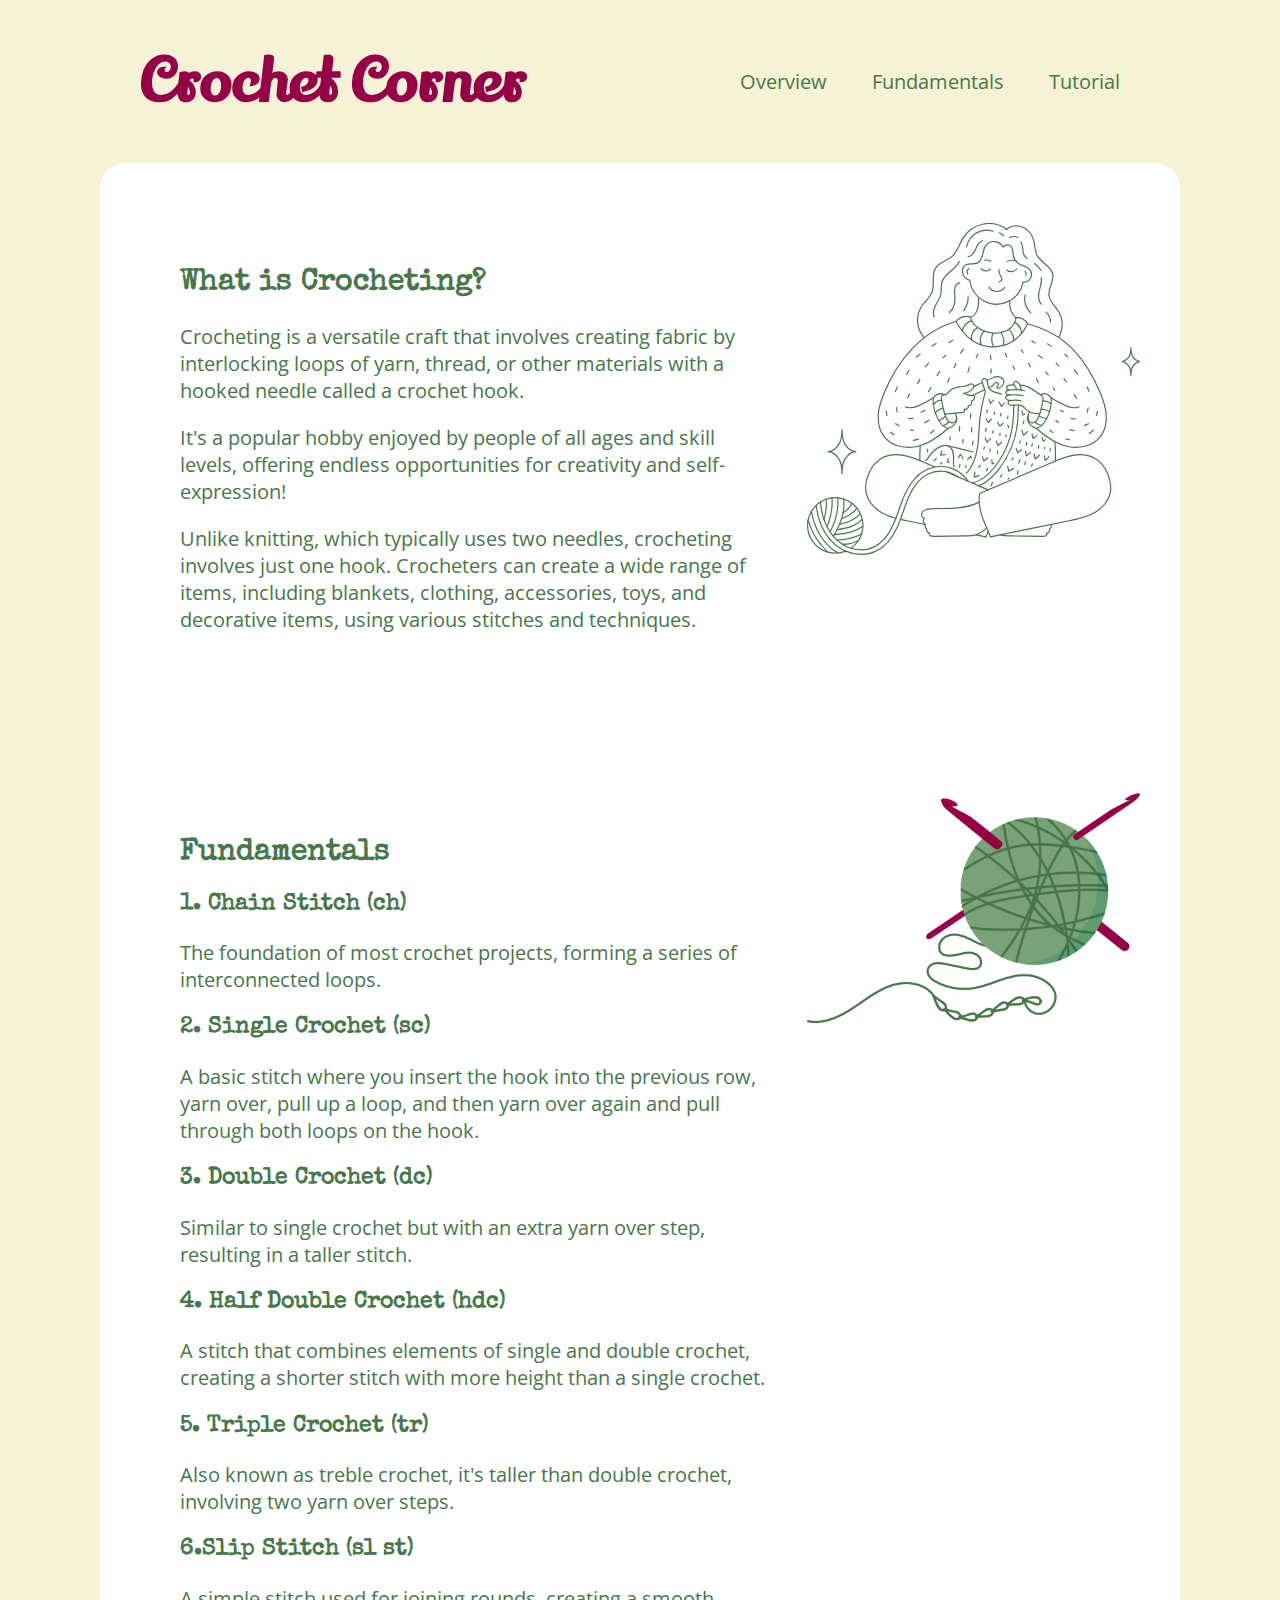
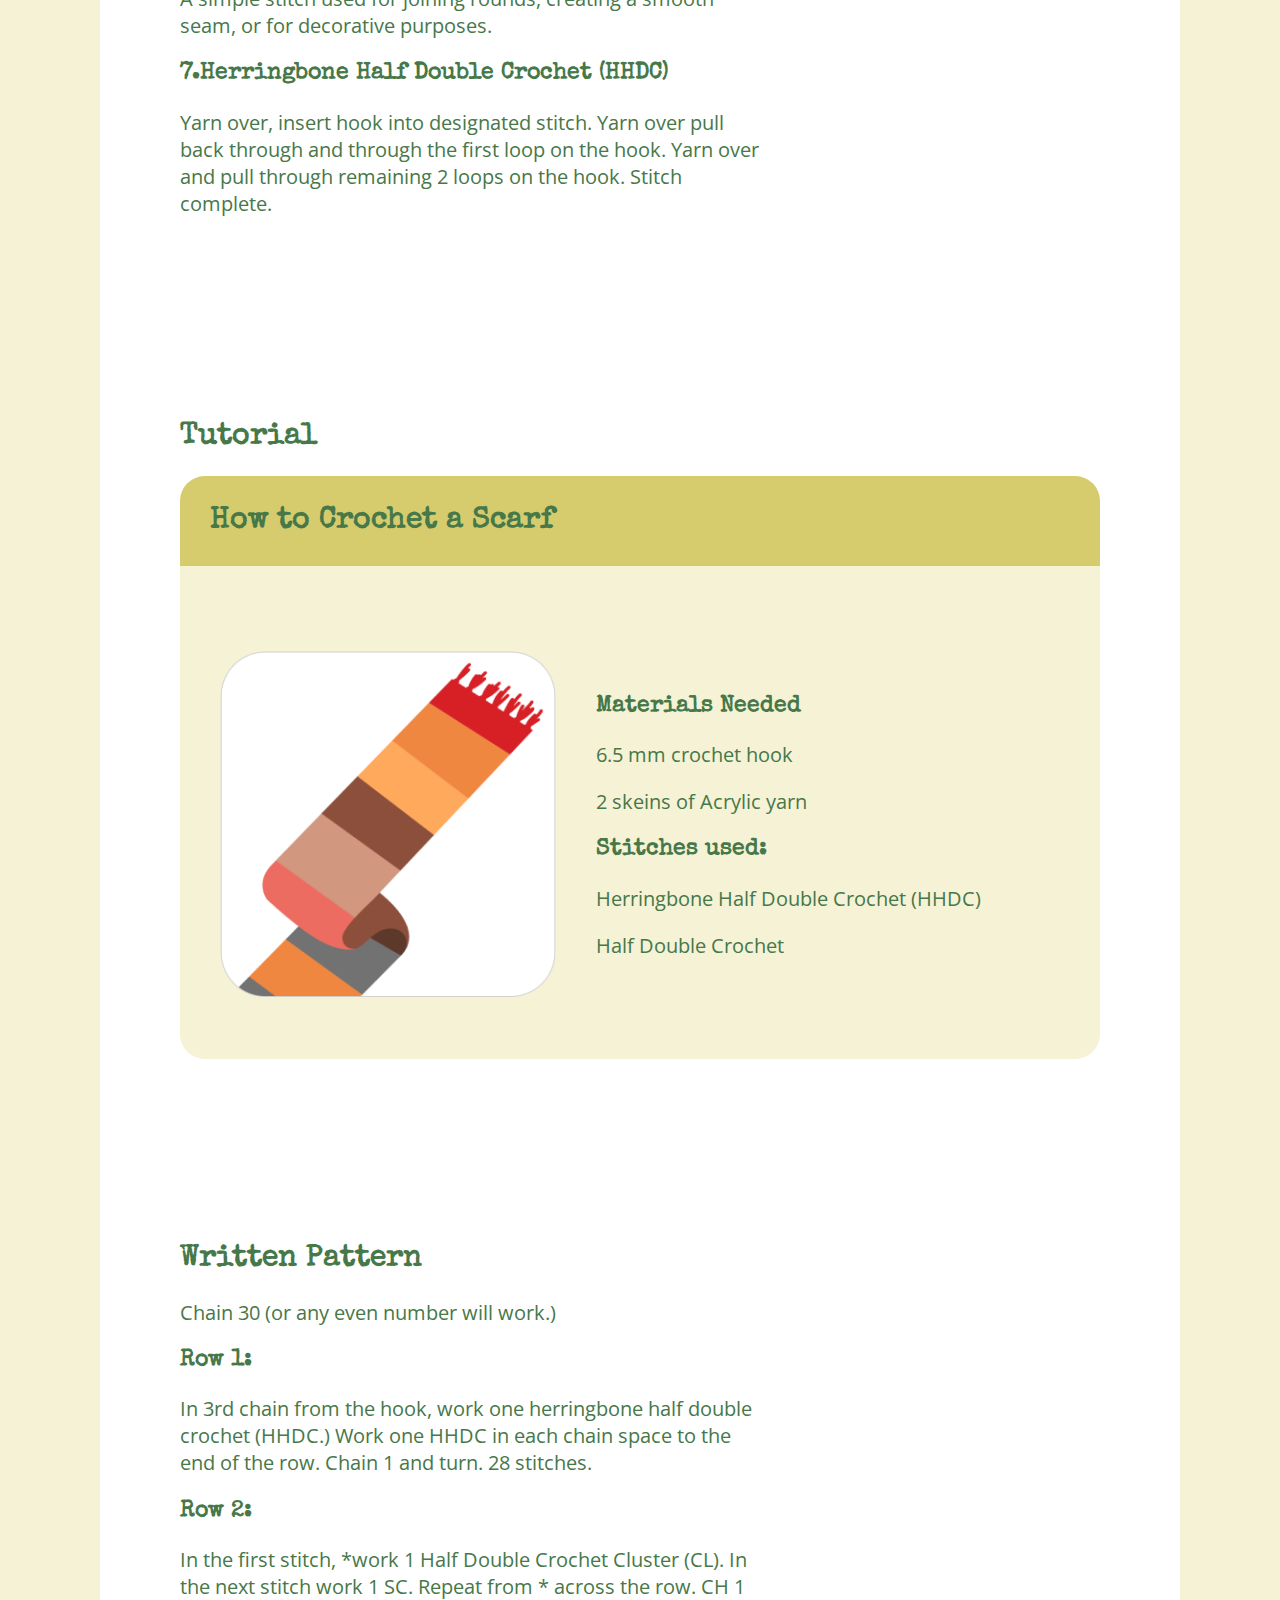
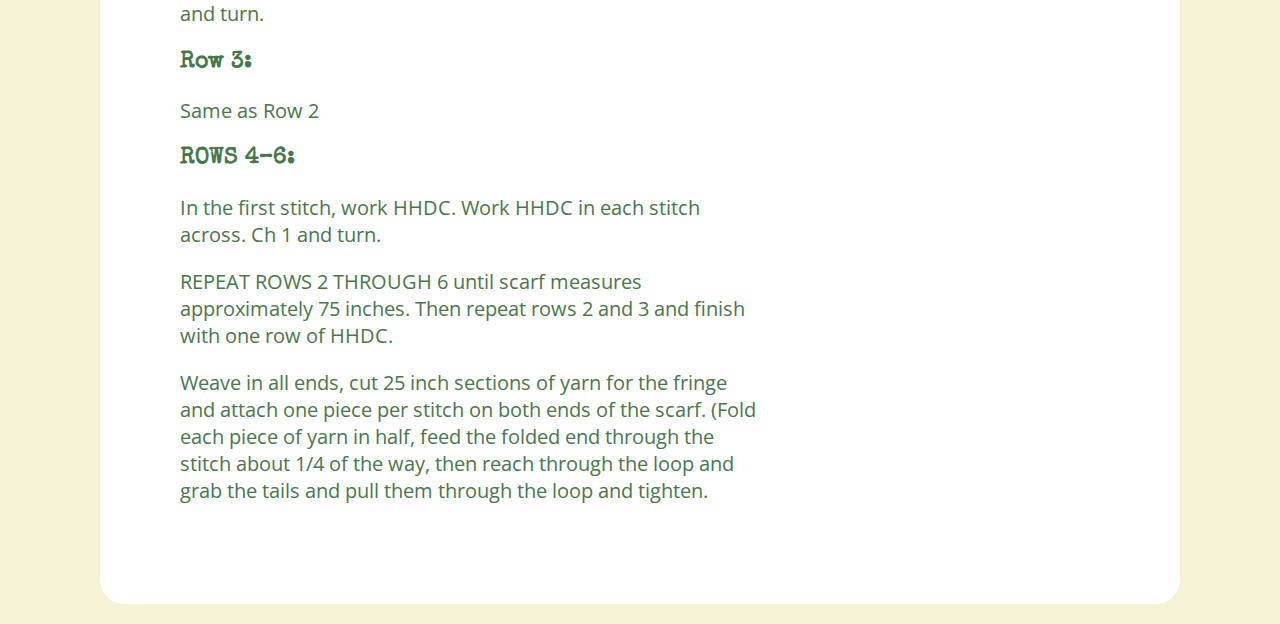
<file: index.html>
<!DOCTYPE html>
<html lang="en">
<head>
    <meta charset="UTF-8">
    <link rel="preconnect" href="https://fonts.googleapis.com">
<link rel="preconnect" href="https://fonts.gstatic.com" crossorigin>
<link href="https://fonts.googleapis.com/css2?family=Open+Sans:wdth,wght@75..100,300..800&display=swap" rel="stylesheet">
<link rel="stylesheet" href="css/project-2.css">
<link rel="preconnect" href="https://fonts.googleapis.com">
<link rel="preconnect" href="https://fonts.gstatic.com" crossorigin>
<link href="https://fonts.googleapis.com/css2?family=Lily+Script+One&display=swap" rel="stylesheet">
<link href="https://fonts.googleapis.com/css2?family=Lily+Script+One&family=Special+Elite&display=swap" rel="stylesheet">
    <meta name="viewport" content="width=device-width, initial-scale=1.0">
    <title>Crochet Corner</title>
</head>
<body>
    <div class="container">

        <div id="demo">

            <!-- Masthead -->
            <masthead>
                <h1>Crochet Corner</h1>
                <nav id="navbar">
                    <ul>
                        <li><a href="#section1">Overview</a></li>
                        <li><a href="#section2">Fundamentals</a></li>
                        <li><a href="#section3">Tutorial</a></li>
                    </ul>
                </nav>
            </masthead>
           
            <div id="content">
            <section id="section1">
                <div class="section">

                    <div class="description">
                        <h2>What is Crocheting?</h2>
                        <p>Crocheting is a versatile craft that involves creating fabric by interlocking loops of yarn, thread, or other materials with a hooked needle called a crochet hook.</p>
                        <p>It's a popular hobby enjoyed by people of all ages and skill levels, offering endless opportunities for creativity 
                            and self-expression!</p>
                            <p>Unlike knitting, which typically uses two needles, crocheting involves just one hook. Crocheters can create a wide range of items, including blankets, clothing, accessories, toys, and decorative items, using various stitches and techniques. </p>
                    </div>
                    <div class="media">
                        <img src="images/girl-crocheting copy.svg">
                    </div>
                </div>
            </section>

             <div id="content">
            <section id="section2">
                <div class="section">
                    <div class="description">
                    <div class="special-elite-regular"></div>
                        <h2>Fundamentals</h2>
                        <h3>1. Chain Stitch (ch)</h3>
                        <p>The foundation of most crochet projects, forming a series of interconnected loops.</p>
                        <h3>2. Single Crochet (sc) </h3>
                        <p>A basic stitch where you insert the hook into the previous row, yarn over, pull up a loop, and then yarn over again and pull through both loops on the hook.</p>
                        <h3>3. Double Crochet (dc) </h3>
                        <p>Similar to single crochet but with an extra yarn over step, resulting in a taller stitch.</p>
                        <h3>4. Half Double Crochet (hdc) </h3>
                        <p>A stitch that combines elements of single and double crochet, creating a shorter stitch with more height than a single crochet.</p>
                        <h3>5. Triple Crochet (tr) </h3>
                        <p>Also known as treble crochet, it's taller than double crochet, involving two yarn over steps.</p>
                        <h3>6.Slip Stitch (sl st) </h3>
                        <p>A simple stitch used for joining rounds, creating a smooth seam, or for decorative purposes.</p>
                        <h3>7.Herringbone Half Double Crochet (HHDC)</h3>
                        <p>Yarn over, insert hook into designated stitch. Yarn over pull back through and through the first loop on the hook. Yarn over and pull through remaining 2 loops on the hook. Stitch complete.</p>


                    </div>
                    <div class="media">
                        <img src="images/yarn.png">
                    </div>
                </div>
            </section>

            <section id="section3">
                <div id="content">
                <div class="tutorial-box-holder">
                    <h2>Tutorial</h2>
                    <div class="tutorial-box">
                        <h2>How to Crochet a Scarf</h2>
                        <div class="how-to">
                            <div class="media">
                                <img src="images/thumbnail.png">
                            </div>
                            <div class="description">
                                <h3>Materials Needed</h3>
                                <p>6.5 mm crochet hook</p>
                                <p>2 skeins of Acrylic yarn</p>
                                <h3>Stitches used:</h3>
                                <p>Herringbone Half Double Crochet (HHDC)</p>
                                <p>Half Double Crochet</p>
                            </div>
                        </div>
                        </div>
                    </div>
                </div>

            </div>
        </section>

        <div id="content">
        <div class="section">
        <section id="section2">
               <div class="description">
               <div class="special-elite-regular"></div>
                   <h2>Written Pattern</h2>
                   <p>Chain 30 (or any even number will work.)</p>
                   <h3>Row 1:</h3>
                   <p>In 3rd chain from the hook, work one herringbone half double crochet (HHDC.) Work one HHDC in each chain space to the end of the row. Chain 1 and turn. 28 stitches.</p>
                   <h3>Row 2: </h3>
                   <p>In the first stitch, *work 1 Half Double Crochet Cluster (CL). In the next stitch work 1 SC. Repeat from * across the row. CH 1 and turn. </p>
                   <h3>Row 3:</h3>
                   <p>Same as Row 2</p>
                   <h3>ROWS 4–6: </h3>
                   <p>In the first stitch, work HHDC. Work HHDC in each stitch across. Ch 1 and turn.</p>
                   <p>REPEAT ROWS 2 THROUGH 6 until scarf measures approximately 75 inches. Then repeat rows 2 and 3 and finish with one row of HHDC.</p>
                   <p>Weave in all ends, cut 25 inch sections of yarn for the fringe and attach one piece per stitch on both ends of the scarf. (Fold each piece of yarn in half, feed the folded end through the stitch about 1/4 of the way, then reach through the loop and grab the tails and pull them through the loop and tighten.</p>
               </div>
           </div>
        </section>
</section>

</body>
</html>
</file>
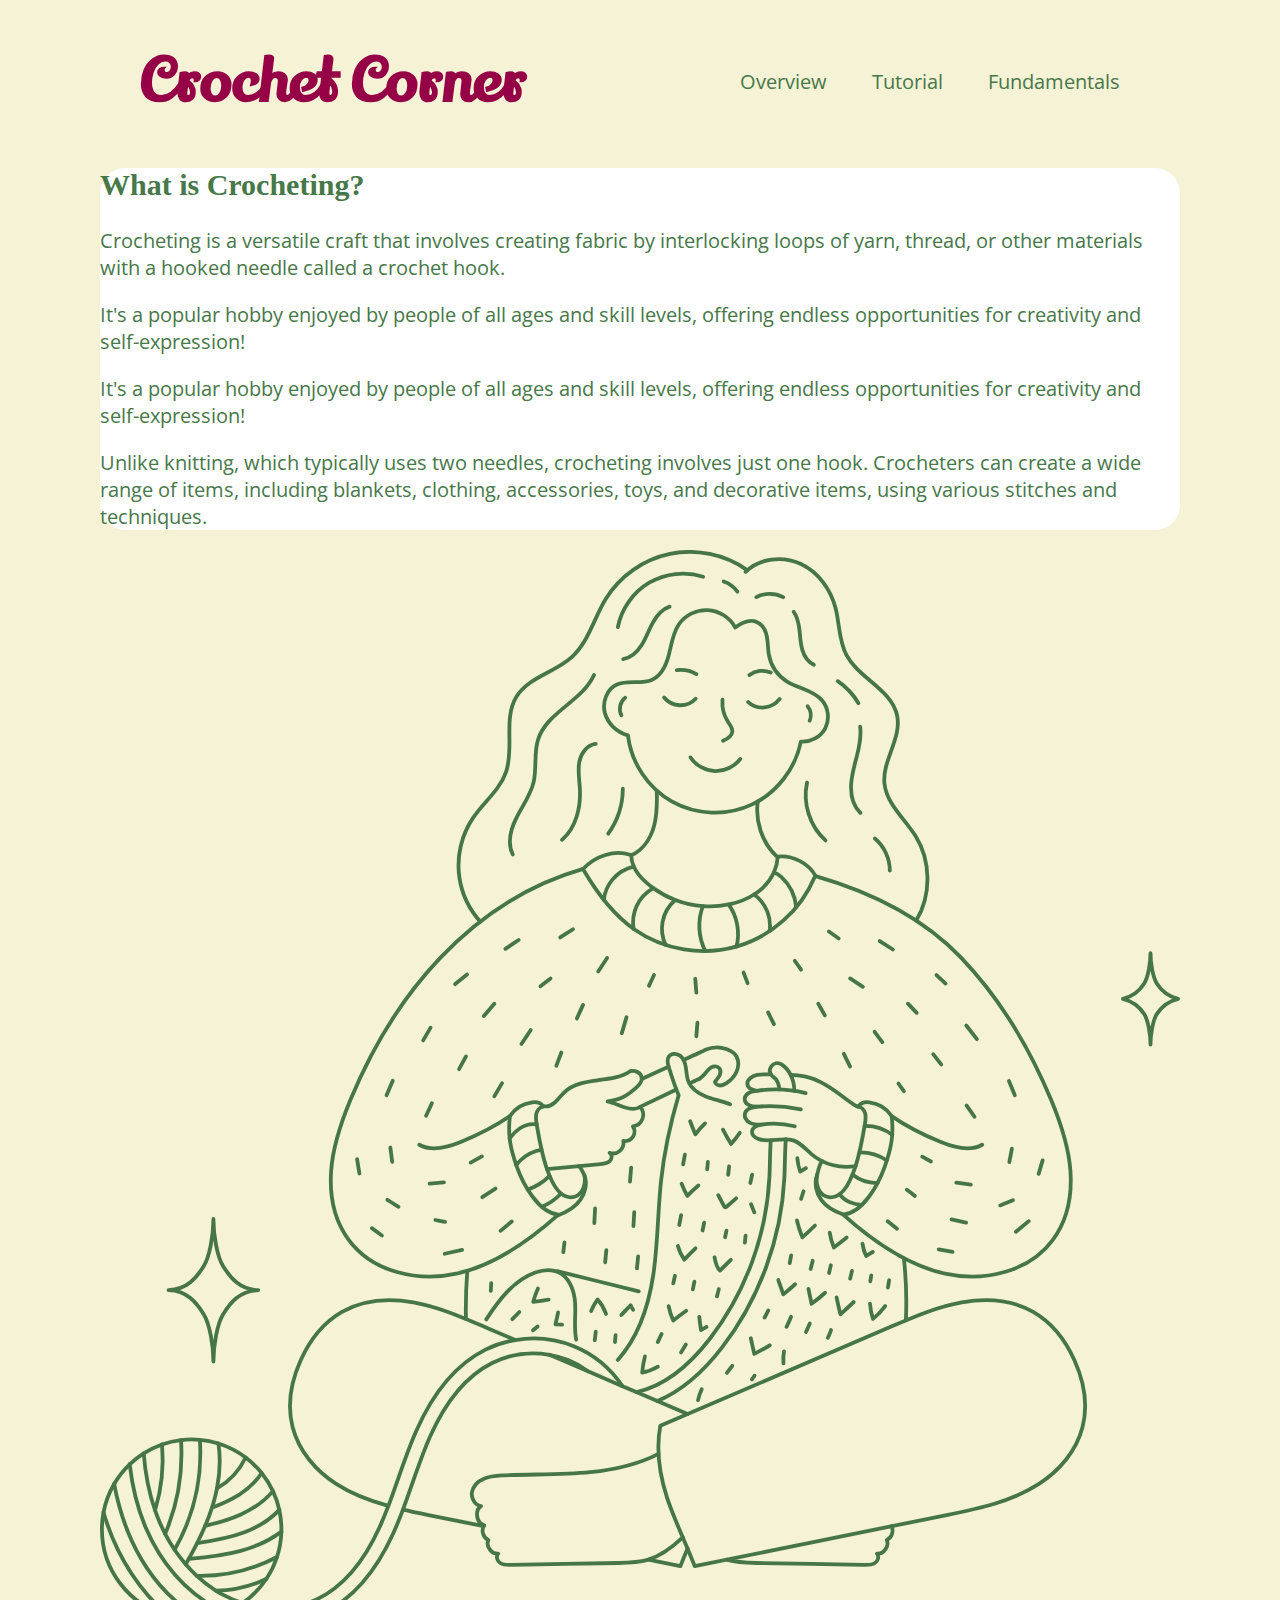
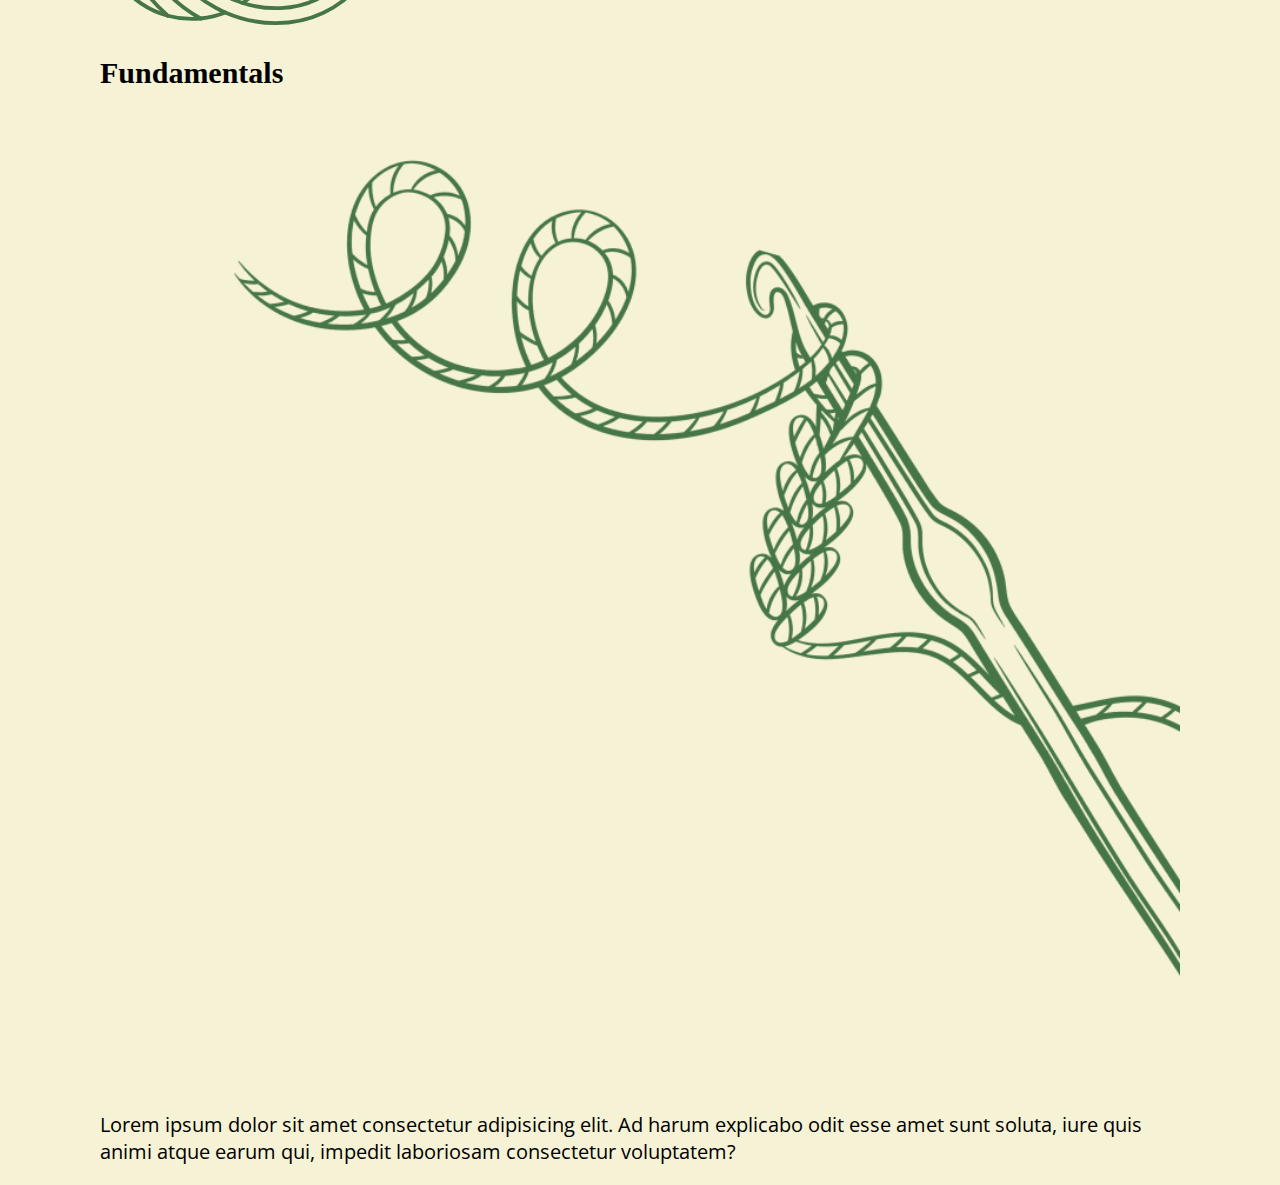
<file: html/project-2.html>
<!DOCTYPE html>
<html lang="en">
<head>
    <meta charset="UTF-8">
    <link rel="preconnect" href="https://fonts.googleapis.com">
<link rel="preconnect" href="https://fonts.gstatic.com" crossorigin>
<link href="https://fonts.googleapis.com/css2?family=Open+Sans:wdth,wght@75..100,300..800&display=swap" rel="stylesheet">
<link rel="stylesheet" href="../css/project-2.css">
<link rel="preconnect" href="https://fonts.googleapis.com">
<link rel="preconnect" href="https://fonts.gstatic.com" crossorigin>
<link href="https://fonts.googleapis.com/css2?family=Lily+Script+One&display=swap" rel="stylesheet">
    <meta name="viewport" content="width=device-width, initial-scale=1.0">
    <title>Crochet Corner</title>
</head>
<body>
    <div class="container">

        <!-- CSS Media Queries  -->

        <div id="demo">

            <!-- Masthead -->
            <masthead>
                <h1>Crochet Corner</h1>
                <nav>
                    <ul>
                        <li><a href="#">Overview</a></li>
                        <li><a href="#">Tutorial</a></li>
                        <li><a href="#">Fundamentals</a></li>
                    </ul>
                </nav>
            </masthead>

            <div id="content">
                <div class="sidebar">

                    <div class="post">
                        <h2>What is Crocheting?</h2>
                        <p>Crocheting is a versatile craft that involves creating fabric by interlocking loops of yarn, thread, or other materials with a hooked needle called a crochet hook.</p>
                        <p>It's a popular hobby enjoyed by people of all ages and skill levels, offering endless opportunities for creativity 
                            and self-expression!</p>
                        </div>
                    </div>

                    <div class="post">
                        <div class="post-stuff">
                        <p>It's a popular hobby enjoyed by people of all ages and skill levels, offering endless opportunities for creativity 
                            and self-expression!</p>
                        </div>
                    </div>

                    <div class="post">
                        <div class="post-stuff">
                        <p>Unlike knitting, which typically uses two needles, crocheting involves just one hook. Crocheters can create a wide range of items, including blankets, clothing, accessories, toys, and decorative items, using various stitches and techniques. </p>
                        </div>
                    </div>

                </div>
                <div class="main">

                    <div class="big-post">
                        <div class="post-stuff">
                        <img src="../images/girl-crocheting copy.svg">
                        </div>
                    </div>
                    <div class="main">
                        <h2>Fundamentals</h2>
                        <div class="post-stuff">
                        <img src="../images/crochet-hook.png">
                        <p>Lorem ipsum dolor sit amet consectetur adipisicing elit. Ad harum explicabo odit esse amet sunt soluta, iure quis animi atque earum qui, impedit laboriosam consectetur voluptatem?</p>
                        </div>
                    </div>

                </div>
            </div>

        </div>

    </div>

</body>
</html>
</file>
<file: css/project-2.css>
.special-elite-regular {
  font-family: "Special Elite", system-ui;
  font-weight: 400;
  font-style: normal;
}


:root {

    --background-color:#F5F2D6;
    --light-color: #ffffff;
    --dark-color: #477849 ;
  }
  
  body {
    font-family: "Open Sans", sans-serif;
    font-optical-sizing: auto;
    font-style: normal;
    background-color: var(--background-color);
    margin: 1em;
    font-size: 20px;
      }      

  
  img {
    width: 100%;
    height: auto;
  }
  
  h1 {
    font-size: 3em;
    font-weight: 400;
  }
  
  h2 {
    font-size: 1.5em;
    font-weight: 300;
    font-family: "Special Elite";
  }
  
  h2, h3, h4 {
    font-weight: 600;
    font-family: "Special Elite";
  }
  
  .container {
    max-width: 1080px;
    margin: 0 auto
  }
  
  /* Masthead */
  masthead {
    display: flex;
    justify-content: flex-end;
    align-items: center;
    padding: 1em 2em;
    color: var(--dark-color);
    margin-bottom: 1em;
  }
  
  masthead h1 {
    margin-right: auto;
    font-weight: 600;
    color: #950047;
    font-family: "Lily Script One";
    margin: 0 auto 0 0;
  }
  
  masthead img {
    display: inline-block;
    align-self: center;
    width: auto;
    height: 2.5em;
    margin-right: .5em;
  }
  
  masthead ul {
    padding-inline-start: 0;
  }
  
  masthead li {
    list-style: none;
    display: inline-block;
    padding: 0 20px;
  }
  
  masthead a {
    text-decoration: none;
    color: var(--dark-color);
    transition: all 0.3s ease 0s;
    
  }
  
  masthead a:hover {
    color: #950047 ;
  }
  
  /* main */
  
#content {
  border-radius: 25px;
  background-color: var(--light-color);
  color: var(--dark-color);
}

.section {
  display: grid;
  grid-template-columns: 2fr 1fr;
  margin-bottom: 0;
  padding: 2em;
}

.description {
  gap: 2em;
  margin-bottom: 0;
  padding: 2em;
}

.media {
  img {
    width: 100;
    height: auto;
    display: block;
    margin-top: 1em;
  }
}

.tutorial-box-holder{
  margin-bottom: 0;
  padding: 4em;
}

.tutorial-box {
  border-radius: 25px;
  background-color: var(--background-color);
  h2 {
    padding: 1em;
    border-top-left-radius: 25px;
    border-top-right-radius: 25px;
    background-color: #d6cc6d;
  }
  .how-to {
    display: grid;
    grid-template-columns: 2fr 3fr;
    gap: em;
    margin-bottom: 0;
    padding: 2em;
  }
}
  
  /* media queries */
  @media only screen and (max-width: 768px) {
    
    body {
      font-size: 16px;
    }
  
    masthead {
      text-align: center;
      flex-flow: column nowrap;
    }
    masthead ul {
      margin-bottom: 0;
    }
    masthead h1 {
      margin-right: 0;
    }
    masthead img {
      margin-right: 0;
    }
  
    .section {
      padding: 1em;
      gap: 1em;
      grid-template-columns: 1fr;
    }
    .media {
      order: 1;
    }
    .description {
      order: 2;
    }
  }
</file>
